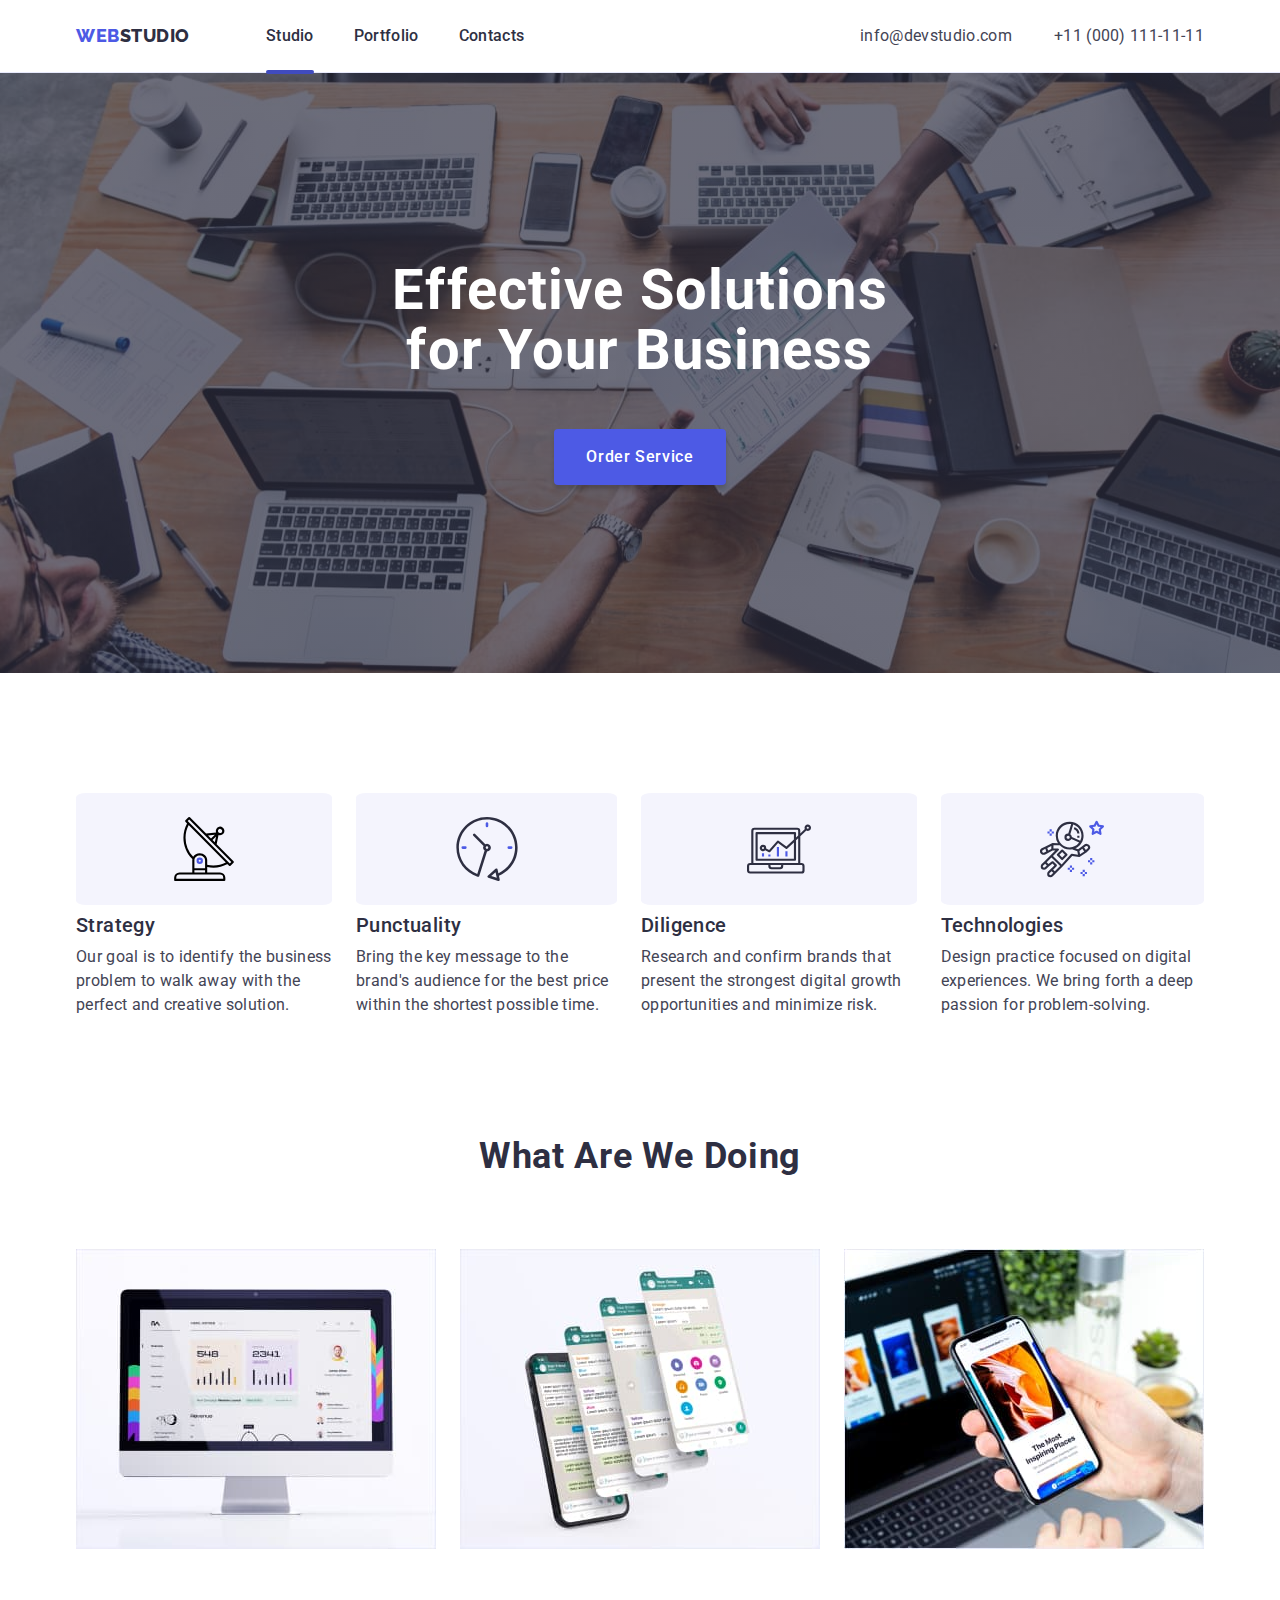
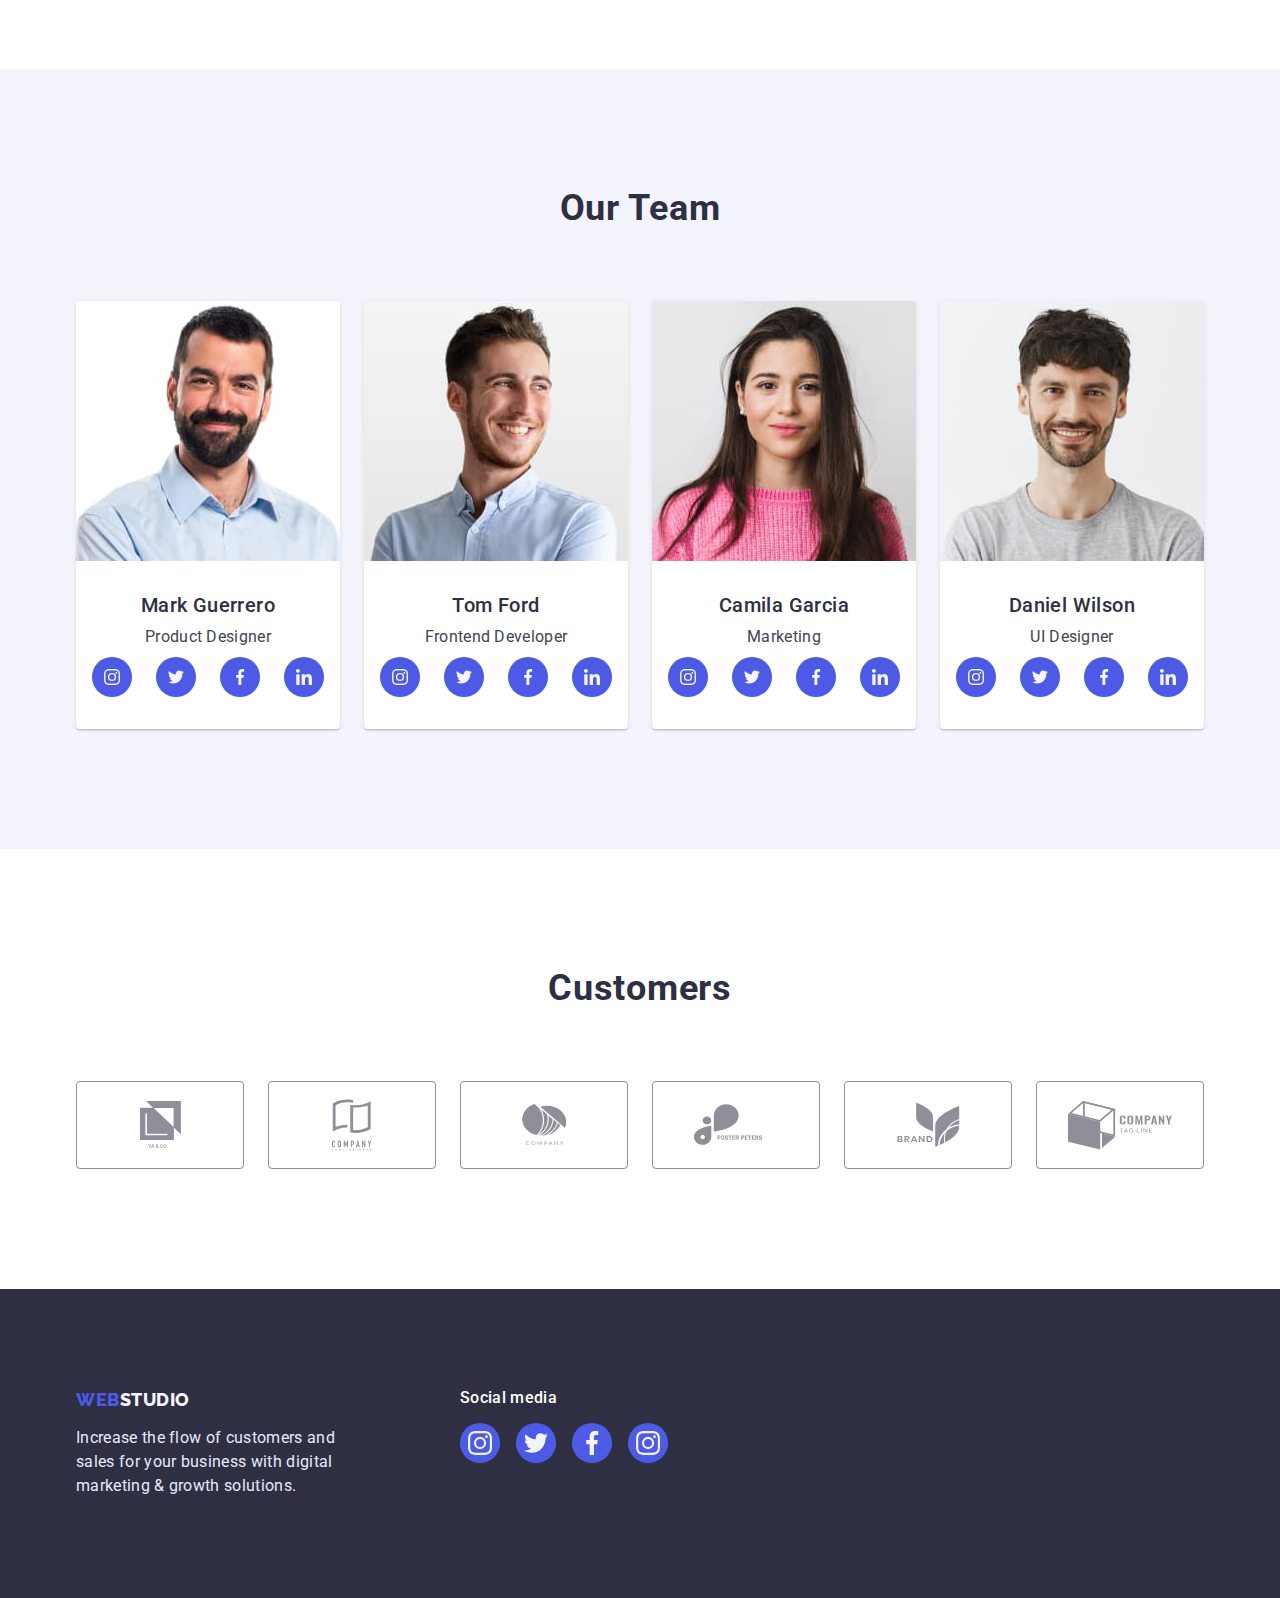
<file: index.html>
<!DOCTYPE html>
<html lang="en">
  <head>
    <meta charset="UTF-8" />
    <meta http-equiv="X-UA-Compatible" content="IE=edge" />
    <meta name="viewport" content="width=device-width, initial-scale=1.0" />
    <title>Document</title>
    <link rel="preconnect" href="https://fonts.googleapis.com" />
    <link rel="preconnect" href="https://fonts.gstatic.com" crossorigin />

    <link
      href="https://fonts.googleapis.com/css2?family=Raleway:wght@800&family=Roboto:wght@400;500;700;900&display=swap"
      rel="stylesheet"
    />
    <link
      href="
      https://cdn.jsdelivr.net/npm/modern-normalize@1.1.0/modern-normalize.min.css
      "
      rel="stylesheet"
    />
    <link rel="stylesheet" href="./css/styles.css" />
  </head>

  <body>
    <!-- Header page -->
    <header class="main-header">
      <div class="main-wrap container">
        <nav class="menu-nav">
          <!-- Links to other pages or sections of the current page -->
          <a href="./index.html" class="logo-text-first link"
            >Web<span class="logo-text-second link">Studio</span>
          </a>
          <ul class="site-nav list">
            <li class="site-nav-item">
              <a class="site-nav-link link line-nav" href="./index.html"
                >Studio</a
              >
            </li>
            <li class="site-nav-item">
              <a href="./portfolio.html" class="site-nav-link link"
                >Portfolio</a
              >
            </li>
            <li class="site-nav-item">
              <a href="" class="site-nav-link link">Contacts</a>
            </li>
          </ul>
        </nav>
        <address class="address-header">
          <ul class="address-nav list">
            <li class="address-nav-item">
              <a class="address-nav-link link" href="mailto:info@devstudio.com"
                >info@devstudio.com</a
              >
            </li>
            <li class="address-nav-item">
              <a class="address-nav-link link" href="tel:+110001111111"
                >+11 (000) 111-11-11</a
              >
            </li>
          </ul>
        </address>
      </div>
    </header>
    <!-- Unique page content -->
    <main>
      <!-- Hero section+button-->
      <section class="hero-section">
        <div class="container">
          <h1 class="hero-text">Effective Solutions for Your Business</h1>
          <button type="button" class="hero-button" data-modal-open>
            Order Service
          </button>
        </div>
      </section>
      <!-- About Our goal-->
      <section class="goal-main">
        <div class="container">
          <!-- title will be without text-->
          <h2 class="goal-heder visually-hidden">"About Our goal"</h2>
          <ul class="goal-list list">
            <li class="goal-nav">
              <div class="goal-icon">
                <svg width="64" height="64">
                  <use href="./images/icons.svg#icon-antenna"></use>
                </svg>
              </div>
              <h3 class="goal-nav-item">Strategy</h3>
              <p class="goal-nav-text">
                Our goal is to identify the business problem to walk away with
                the perfect and creative solution.
              </p>
            </li>
            <li class="goal-nav goal-punctuality">
              <div class="goal-icon">
                <svg width="64" height="64">
                  <use href="./images/icons.svg#icon-clock"></use>
                </svg>
              </div>
              <h3 class="goal-nav-item">Punctuality</h3>
              <p class="goal-nav-text">
                Bring the key message to the brand's audience for the best price
                within the shortest possible time.
              </p>
            </li>
            <li class="goal-nav goal-diligence">
              <div class="goal-icon">
                <svg width="64" height="64">
                  <use href="./images/icons.svg#icon-diagram"></use>
                </svg>
              </div>
              <h3 class="goal-nav-item">Diligence</h3>
              <p class="goal-nav-text">
                Research and confirm brands that present the strongest digital
                growth opportunities and minimize risk.
              </p>
            </li>
            <li class="goal-nav goal-technologies">
              <div class="goal-icon">
                <svg width="64" height="64">
                  <use href="./images/icons.svg#icon-astronaut"></use>
                </svg>
              </div>
              <h3 class="goal-nav-item">Technologies</h3>
              <p class="goal-nav-text">
                Design practice focused on digital experiences. We bring forth a
                deep passion for problem-solving.
              </p>
            </li>
          </ul>
        </div>
      </section>
      <!-- About What are we doing-->
      <section class="doing-main">
        <div class="container">
          <h2 class="doing-header">What are we doing</h2>
          <ul class="doing-nav list">
            <li class="doing-nav-item">
              <img
                src="./images/imgaboutdoing1.jpg"
                alt="computer"
                width="360"
                height="300"
              />
            </li>
            <li class="doing-nav-item">
              <img
                src="./images/imgaboutdoing2.jpg"
                alt="phone"
                width="360"
                height="300"
              />
            </li>
            <li class="doing-nav-item">
              <img
                src="./images/imgaboutdoing3.jpg"
                alt="computer_phone"
                width="360"
                height="300"
              />
            </li>
          </ul>
        </div>
      </section>
      <!-- About Our Team-->
      <section class="team-sect">
        <div class="container">
          <h2 class="team-header">Our Team</h2>
          <ul class="team-nav list">
            <li class="team-nav-items">
              <img
                src="./images/imgguerrero.jpg"
                alt="foto teams"
                width="264"
                height="260"
              />
              <div class="container-card">
                <h3 class="team-nav-name">Mark Guerrero</h3>
                <p class="team-nav-position">Product Designer</p>
                <ul class="social-nav list">
                  <li>
                    <a
                      href="https://www.instagram.com/"
                      class="social-nav-link"
                    >
                      <svg class="social-nav-icon" width="16" height="16">
                        <use href="./images/icons.svg#icon-instagram"></use>
                      </svg>
                    </a>
                  </li>
                  <li>
                    <a href="https://www.twitter.com/" class="social-nav-link">
                      <svg class="social-nav-icon" width="16" height="16">
                        <use href="./images/icons.svg#icon-twitter"></use>
                      </svg>
                    </a>
                  </li>
                  <li>
                    <a href="https://www.facebook.com/" class="social-nav-link">
                      <svg class="social-nav-icon" width="16" height="16">
                        <use href="./images/icons.svg#icon-facebook"></use>
                      </svg>
                    </a>
                  </li>
                  <li>
                    <a href="https://www.linkedin.com/" class="social-nav-link">
                      <svg class="social-nav-icon" width="16" height="16">
                        <use href="./images/icons.svg#icon-linkedin"></use>
                      </svg>
                    </a>
                  </li>
                </ul>
              </div>
            </li>
            <li class="team-nav-items">
              <img
                src="./images/imgford.jpg"
                alt="foto teams"
                width="264"
                height="260"
              />
              <div class="container-card">
                <h3 class="team-nav-name">Tom Ford</h3>
                <p class="team-nav-position">Frontend Developer</p>
                <ul class="social-nav list">
                  <li>
                    <a
                      href="https://www.instagram.com/"
                      class="social-nav-link"
                    >
                      <svg class="social-nav-icon" width="16" height="16">
                        <use href="./images/icons.svg#icon-instagram"></use>
                      </svg>
                    </a>
                  </li>
                  <li>
                    <a href="https://www.twitter.com/" class="social-nav-link">
                      <svg class="social-nav-icon" width="16" height="16">
                        <use href="./images/icons.svg#icon-twitter"></use>
                      </svg>
                    </a>
                  </li>
                  <li>
                    <a href="https://www.facebook.com/" class="social-nav-link">
                      <svg class="social-nav-icon" width="16" height="16">
                        <use href="./images/icons.svg#icon-facebook"></use>
                      </svg>
                    </a>
                  </li>
                  <li>
                    <a href="https://www.linkedin.com/" class="social-nav-link">
                      <svg class="social-nav-icon" width="16" height="16">
                        <use href="./images/icons.svg#icon-linkedin"></use>
                      </svg>
                    </a>
                  </li>
                </ul>
              </div>
            </li>
            <li class="team-nav-items">
              <img
                src="./images/imggarcia.jpg"
                alt="foto teams"
                width="264"
                height="260"
              />
              <div class="container-card">
                <h3 class="team-nav-name">Camila Garcia</h3>
                <p class="team-nav-position">Marketing</p>
                <ul class="social-nav list">
                  <li>
                    <a
                      href="https://www.instagram.com/"
                      class="social-nav-link"
                    >
                      <svg class="social-nav-icon" width="16" height="16">
                        <use href="./images/icons.svg#icon-instagram"></use>
                      </svg>
                    </a>
                  </li>
                  <li>
                    <a href="https://www.twitter.com/" class="social-nav-link">
                      <svg class="social-nav-icon" width="16" height="16">
                        <use href="./images/icons.svg#icon-twitter"></use>
                      </svg>
                    </a>
                  </li>
                  <li>
                    <a href="https://www.facebook.com/" class="social-nav-link">
                      <svg class="social-nav-icon" width="16" height="16">
                        <use href="./images/icons.svg#icon-facebook"></use>
                      </svg>
                    </a>
                  </li>
                  <li>
                    <a href="https://www.linkedin.com/" class="social-nav-link">
                      <svg class="social-nav-icon" width="16" height="16">
                        <use href="./images/icons.svg#icon-linkedin"></use>
                      </svg>
                    </a>
                  </li>
                </ul>
              </div>
            </li>
            <li class="team-nav-items">
              <img
                src="./images/imgwilson.jpg"
                alt="foto teams"
                width="264"
                height="260"
              />
              <div class="container-card">
                <h3 class="team-nav-name">Daniel Wilson</h3>
                <p class="team-nav-position">UI Designer</p>
                <ul class="social-nav list">
                  <li>
                    <a
                      href="https://www.instagram.com/"
                      class="social-nav-link"
                    >
                      <svg class="social-nav-icon" width="16" height="16">
                        <use href="./images/icons.svg#icon-instagram"></use>
                      </svg>
                    </a>
                  </li>
                  <li>
                    <a href="https://www.twitter.com/" class="social-nav-link">
                      <svg class="social-nav-icon" width="16" height="16">
                        <use href="./images/icons.svg#icon-twitter"></use>
                      </svg>
                    </a>
                  </li>
                  <li>
                    <a href="https://www.facebook.com/" class="social-nav-link">
                      <svg class="social-nav-icon" width="16" height="16">
                        <use href="./images/icons.svg#icon-facebook"></use>
                      </svg>
                    </a>
                  </li>
                  <li>
                    <a href="https://www.linkedin.com/" class="social-nav-link">
                      <svg class="social-nav-icon" width="16" height="16">
                        <use href="./images/icons.svg#icon-linkedin"></use>
                      </svg>
                    </a>
                  </li>
                </ul>
              </div>
            </li>
          </ul>
        </div>
      </section>
      <!-- Customers -->
      <section class="customers-main">
        <div class="container">
          <h2 class="customers-header">Customers</h2>
          <ul class="customers-list list">
            <li class="customers-link link">
              <a href="" class="customers-link-icon">
                <svg class="customers-icon" width="41" height="47">
                  <use href="./images/icons.svg#icon-grouponee"></use>
                </svg>
              </a>
            </li>
            <li class="customers-link link">
              <a href="" class="customers-link-icon">
                <svg class="customers-icon" width="40" height="52">
                  <use href="./images/icons.svg#icon-grouptwo"></use>
                </svg>
              </a>
            </li>
            <li class="customers-link link">
              <a href="" class="customers-link-icon">
                <svg class="customers-icon" width="44" height="41">
                  <use href="./images/icons.svg#icon-groupthree"></use>
                </svg>
              </a>
            </li>
            <li class="customers-link link">
              <a href="" class="customers-link-icon">
                <svg class="customers-icon" width="84" height="41">
                  <use href="./images/icons.svg#icon-groupfour"></use>
                </svg>
              </a>
            </li>
            <li class="customers-link link">
              <a href="" class="customers-link-icon">
                <svg class="customers-icon" width="63" height="45">
                  <use href="./images/icons.svg#icon-groupfive"></use>
                </svg>
              </a>
            </li>
            <li class="customers-link link">
              <a href="" class="customers-link-icon">
                <svg class="customers-icon" width="104" height="56">
                  <use href="./images/icons.svg#icon-groupsix"></use>
                </svg>
              </a>
            </li>
          </ul>
        </div>
      </section>
    </main>
    <footer class="footer-main">
      <div class="container footer-wrap">
        <div>
          <a href="./index.html" class="footer-text-first link list"
            >Web<span class="footer-text-second link">Studio</span>
          </a>
          <p class="footer-text">
            Increase the flow of customers and sales for your business with
            digital marketing & growth solutions.
          </p>
        </div>
        <div class="footer-social-wrap">
          <h3 class="footer-social">Social media</h3>
          <ul class="footer-social-nav list">
            <li class="footer-social-link">
              <a href="" class="social-nav-link footer-link">
                <svg class="social-nav-icon" width="24" height="24">
                  <use href="./images/icons.svg#icon-instagram"></use>
                </svg>
              </a>
            </li>
            <li class="footer-social-link">
              <a href="" class="social-nav-link footer-link">
                <svg class="social-nav-icon" width="24" height="24">
                  <use href="./images/icons.svg#icon-twitter"></use>
                </svg>
              </a>
            </li>
            <li class="footer-social-link">
              <a href="" class="social-nav-link footer-link">
                <svg class="social-nav-icon" width="24" height="24">
                  <use href="./images/icons.svg#icon-facebook"></use>
                </svg>
              </a>
            </li>
            <li class="footer-social-link">
              <a href="" class="social-nav-link footer-link">
                <svg class="social-nav-icon" width="24" height="24">
                  <use href="./images/icons.svg#icon-instagram"></use>
                </svg>
              </a>
            </li>
          </ul>
        </div>
      </div>
    </footer>
    <div class="backdrop is-hidden" data-modal>
      <div class="modal">
        <button type="button" class="modal-close-btn" data-modal-close>
          <svg class="modal-close-icon" width="8" height="8">
            <use href="./images/icons.svg#icon-close-black"></use>
          </svg>
        </button>
      </div>
    </div>
    <script src="./js/modal.js"></script>
  </body>
</html>
</file>
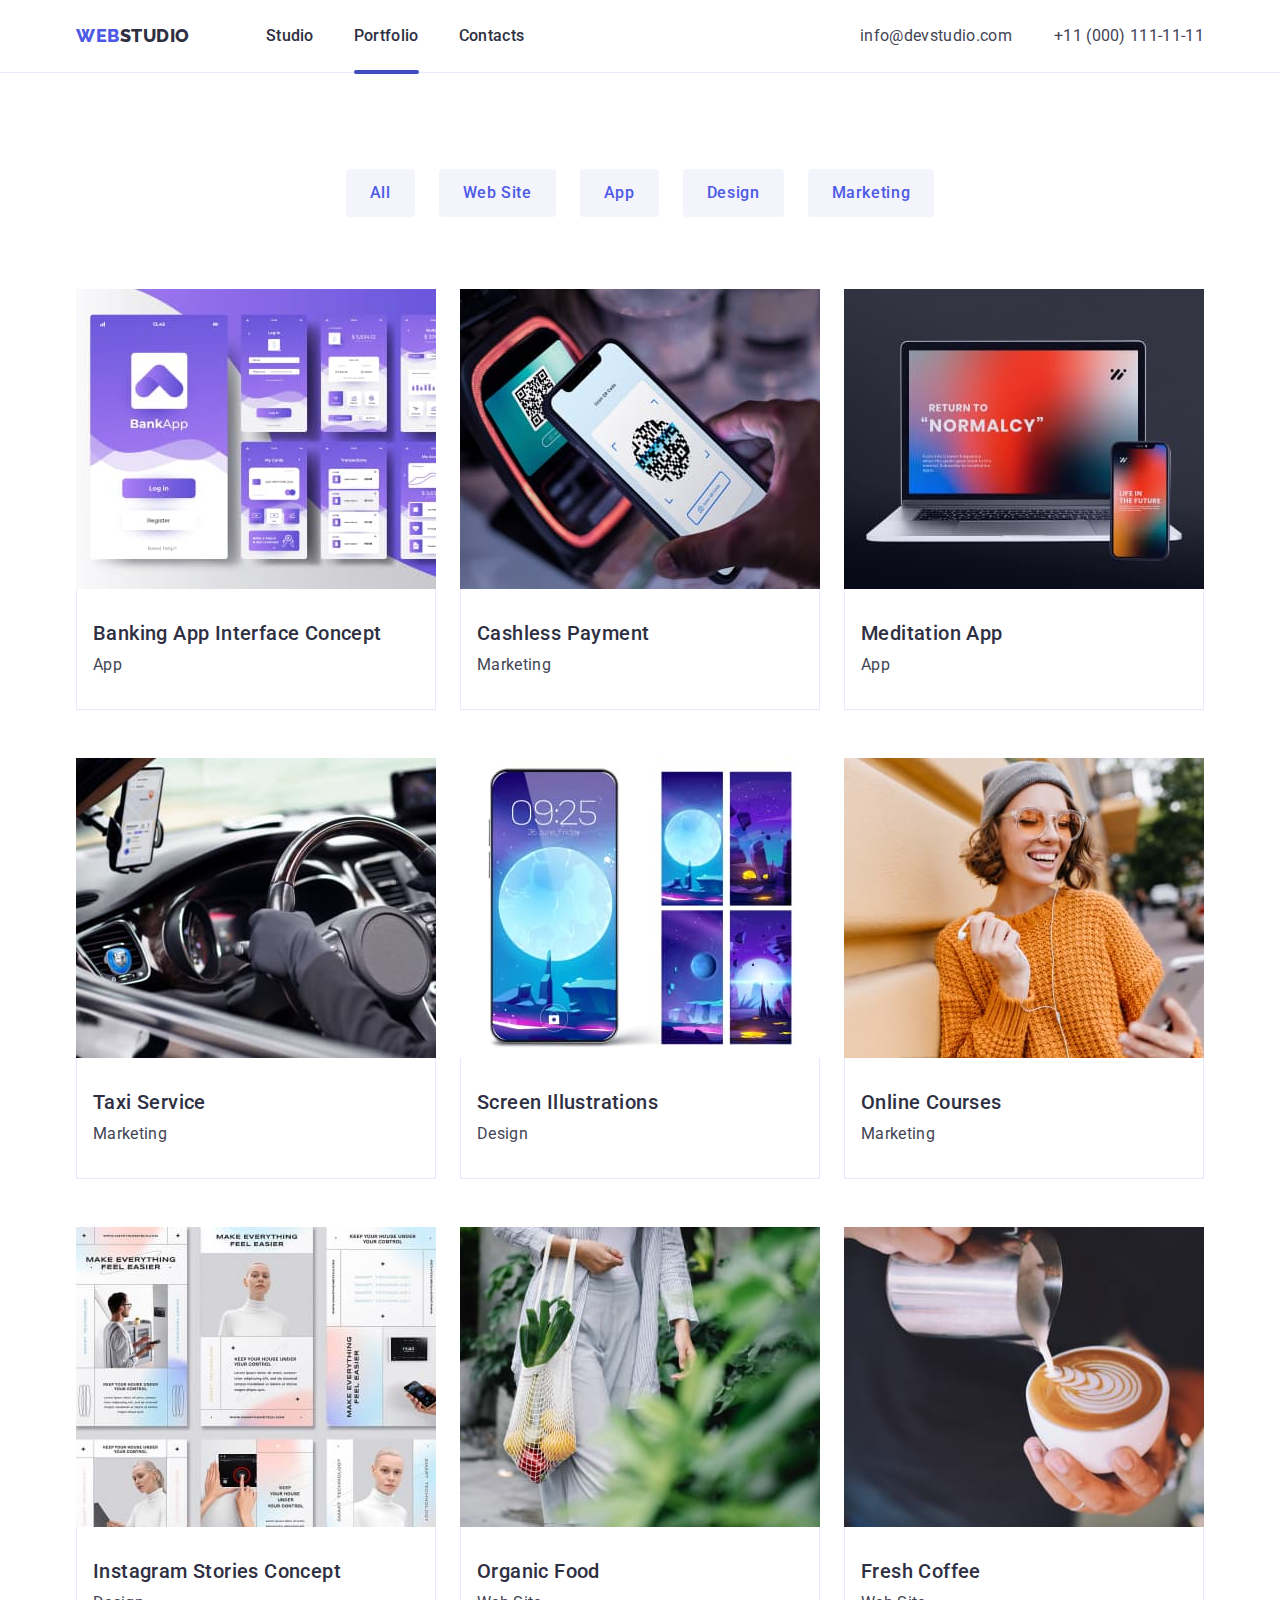
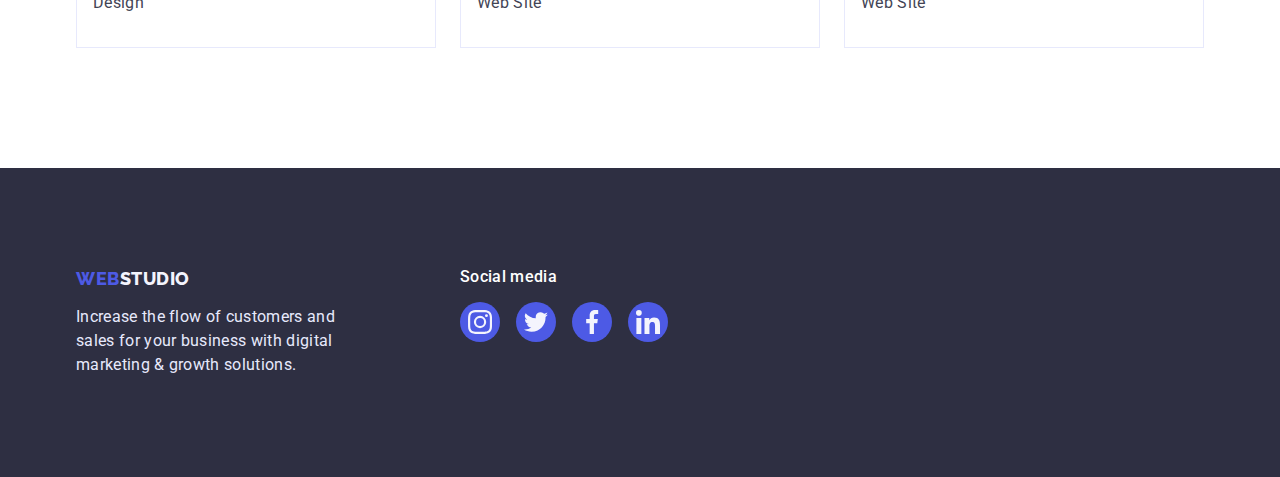
<file: portfolio.html>
<!DOCTYPE html>
<html lang="en">
  <head>
    <meta charset="UTF-8" />
    <meta http-equiv="X-UA-Compatible" content="IE=edge" />
    <meta name="viewport" content="width=device-width, initial-scale=1.0" />
    <title>Document</title>
    <link rel="preconnect" href="https://fonts.googleapis.com" />
    <link rel="preconnect" href="https://fonts.gstatic.com" crossorigin />
    <link
      href="https://fonts.googleapis.com/css2?family=Raleway:wght@800&family=Roboto:wght@400;500;700;900&display=swap"
      rel="stylesheet"
    />
    <link
      href="
        https://cdn.jsdelivr.net/npm/modern-normalize@1.1.0/modern-normalize.min.css
        "
      rel="stylesheet"
    />
    <link rel="stylesheet" href="./css/styles.css" />
  </head>

  <body>
    <!-- Header page -->
    <header class="main-header">
      <div class="main-wrap container">
        <nav class="menu-nav">
          <!-- Links to other pages or sections of the current page -->
          <a href="./index.html" class="logo-text-first link"
            >Web<span class="logo-text-second link">Studio</span>
          </a>
          <ul class="site-nav list">
            <li class="site-nav-item">
              <a href="./index.html" class="site-nav-link link">Studio</a>
            </li>
            <li class="site-nav-item">
              <a href="./portfolio.html" class="site-nav-link link line-nav"
                >Portfolio</a
              >
            </li>
            <li class="site-nav-item">
              <a href="" class="site-nav-link link">Contacts</a>
            </li>
          </ul>
        </nav>
        <address class="address-header">
          <ul class="address-nav list">
            <li class="address-nav-item">
              <a class="address-nav-link link" href="mailto:info@devstudio.com"
                >info@devstudio.com</a
              >
            </li>
            <li class="address-nav-item">
              <a class="address-nav-link link" href="tel:+110001111111"
                >+11 (000) 111-11-11</a
              >
            </li>
          </ul>
        </address>
      </div>
    </header>
    <!-- Unique page content -->
    <main>
      <!-- Hero filter/radio+buttons-->
      <section class="main-portfolio">
        <div class="container">
          <!-- title will be without text-->
          <h1 class="visually-hidden">"Work examples"</h1>
          <ul class="filter-btn-list list">
            <li>
              <button type="button" class="filter-btn-text">All</button>
            </li>
            <li>
              <button type="button" class="filter-btn-text">Web Site</button>
            </li>
            <li>
              <button type="button" class="filter-btn-text">App</button>
            </li>
            <li>
              <button type="button" class="filter-btn-text">Design</button>
            </li>
            <li>
              <button type="button" class="filter-btn-text">Marketing</button>
            </li>
          </ul>
          <!-- Work types-->
          <ul class="work-list list">
            <li class="work-type">
              <a class="work-link link" href="banking-app">
                <div class="work-wrap-cover">
                  <img
                    src="./images/banking-app.jpg"
                    alt="banking-app"
                    width="360"
                    height="300"
                  />
                  <p class="work-text-cover">
                    14 Stylish and User-Friendly App Design Concepts · Task
                    Manager App · Calorie Tracker App · Exotic Fruit Ecommerce
                    App · Cloud Storage App
                  </p>
                </div>
                <div class="work-type-div">
                  <h2 class="work-type-name">Banking App Interface Concept</h2>
                  <p class="work-type-text">App</p>
                </div>
              </a>
            </li>
            <li class="work-type list">
              <a href="cashless" class="work-link link">
                <div class="work-wrap-cover">
                  <img
                    src="./images/cashless.jpg"
                    alt="cashless"
                    width="360"
                    height="300"
                  />
                  <p class="work-text-cover">
                    14 Stylish and User-Friendly App Design Concepts · Task
                    Manager App · Calorie Tracker App · Exotic Fruit Ecommerce
                    App · Cloud Storage App
                  </p>
                </div>
                <div class="work-type-div">
                  <h2 class="work-type-name">Cashless Payment</h2>
                  <p class="work-type-text">Marketing</p>
                </div>
              </a>
            </li>
            <li class="work-type list">
              <a href="meditaion" class="work-link link">
                <div class="work-wrap-cover">
                  <img
                    src="./images/meditaion-app.jpg"
                    alt="meditaion"
                    width="360"
                    height="300"
                  />
                  <p class="work-text-cover">
                    14 Stylish and User-Friendly App Design Concepts · Task
                    Manager App · Calorie Tracker App · Exotic Fruit Ecommerce
                    App · Cloud Storage App
                  </p>
                </div>
                <div class="work-type-div">
                  <h2 class="work-type-name">Meditation App</h2>
                  <p class="work-type-text">App</p>
                </div>
              </a>
            </li>
            <li class="work-type list">
              <a href="taxiservice" class="work-link link">
                <div class="work-wrap-cover">
                  <img
                    src="./images/taxiservice.jpg"
                    alt="taxiservice"
                    width="360"
                    height="300"
                  />
                  <p class="work-text-cover">
                    14 Stylish and User-Friendly App Design Concepts · Task
                    Manager App · Calorie Tracker App · Exotic Fruit Ecommerce
                    App · Cloud Storage App
                  </p>
                </div>
                <div class="work-type-div">
                  <h2 class="work-type-name">Taxi Service</h2>
                  <p class="work-type-text">Marketing</p>
                </div>
              </a>
            </li>
            <li class="work-type list">
              <a href="screenIllustr" class="work-link link">
                <div class="work-wrap-cover">
                  <img
                    src="./images/screenIllustr.jpg"
                    alt="screenIllustr"
                    width="360"
                    height="300"
                  />
                  <p class="work-text-cover">
                    14 Stylish and User-Friendly App Design Concepts · Task
                    Manager App · Calorie Tracker App · Exotic Fruit Ecommerce
                    App · Cloud Storage App
                  </p>
                </div>
                <div class="work-type-div">
                  <h2 class="work-type-name">Screen Illustrations</h2>
                  <p class="work-type-text">Design</p>
                </div>
              </a>
            </li>
            <li class="work-type list">
              <a href="oncourses" class="work-link link">
                <div class="work-wrap-cover">
                  <img
                    src="./images/oncourses.jpg"
                    alt="oncourses"
                    width="360"
                    height="300"
                  />
                  <p class="work-text-cover">
                    14 Stylish and User-Friendly App Design Concepts · Task
                    Manager App · Calorie Tracker App · Exotic Fruit Ecommerce
                    App · Cloud Storage App
                  </p>
                </div>
                <div class="work-type-div">
                  <h2 class="work-type-name">Online Courses</h2>
                  <p class="work-type-text">Marketing</p>
                </div>
              </a>
            </li>
            <li class="work-type list">
              <a href="instagram" class="work-link link">
                <div class="work-wrap-cover">
                  <img
                    src="./images/instagram.jpg"
                    alt="instagram"
                    width="360"
                    height="300"
                  />
                  <p class="work-text-cover">
                    14 Stylish and User-Friendly App Design Concepts · Task
                    Manager App · Calorie Tracker App · Exotic Fruit Ecommerce
                    App · Cloud Storage App
                  </p>
                </div>
                <div class="work-type-div">
                  <h2 class="work-type-name">Instagram Stories Concept</h2>
                  <p class="work-type-text">Design</p>
                </div>
              </a>
            </li>
            <li class="work-type list">
              <a href="organicfood" class="work-link link">
                <div class="work-wrap-cover">
                  <img
                    src="./images/organicfood.jpg"
                    alt="organicfood"
                    width="360"
                    height="300"
                  />
                  <p class="work-text-cover">
                    14 Stylish and User-Friendly App Design Concepts · Task
                    Manager App · Calorie Tracker App · Exotic Fruit Ecommerce
                    App · Cloud Storage App
                  </p>
                </div>
                <div class="work-type-div">
                  <h2 class="work-type-name">Organic Food</h2>
                  <p class="work-type-text">Web Site</p>
                </div>
              </a>
            </li>
            <li class="work-type list">
              <a href="freshcoffee" class="work-link link">
                <div class="work-wrap-cover">
                  <img
                    src="./images/freshcoffee.jpg"
                    alt="freshcoffee"
                    width="360"
                    height="300"
                  />
                  <p class="work-text-cover">
                    14 Stylish and User-Friendly App Design Concepts · Task
                    Manager App · Calorie Tracker App · Exotic Fruit Ecommerce
                    App · Cloud Storage App
                  </p>
                </div>
                <div class="work-type-div">
                  <h2 class="work-type-name">Fresh Coffee</h2>
                  <p class="work-type-text">Web Site</p>
                </div>
              </a>
            </li>
          </ul>
        </div>
      </section>
    </main>
    <footer class="footer-main">
      <div class="container footer-wrap">
        <div>
          <a href="./index.html" class="footer-text-first link list"
            >Web<span class="footer-text-second link">Studio</span>
          </a>
          <p class="footer-text">
            Increase the flow of customers and sales for your business with
            digital marketing & growth solutions.
          </p>
        </div>
        <div class="footer-social-wrap">
          <p class="footer-social">Social media</p>
          <ul class="footer-social-nav list">
            <li class="footer-social-link">
              <a href="" class="social-nav-link footer-link">
                <svg class="social-nav-icon" width="24" height="24">
                  <use href="./images/icons.svg#icon-instagram"></use>
                </svg>
              </a>
            </li>
            <li class="footer-social-link">
              <a href="" class="social-nav-link footer-link">
                <svg class="social-nav-icon" width="24" height="24">
                  <use href="./images/icons.svg#icon-twitter"></use>
                </svg>
              </a>
            </li>
            <li class="footer-social-link">
              <a href="" class="social-nav-link footer-link">
                <svg class="social-nav-icon" width="24" height="24">
                  <use href="./images/icons.svg#icon-facebook"></use>
                </svg>
              </a>
            </li>
            <li class="footer-social-link">
              <a href="" class="social-nav-link footer-link">
                <svg class="social-nav-icon" width="24" height="24">
                  <use href="./images/icons.svg#icon-linkedin"></use>
                </svg>
              </a>
            </li>
          </ul>
        </div>
      </div>
    </footer>
  </body>
</html>
</file>
<file: css/styles.css>
:root {
  --main-text-color: #434455;
  --title-text-color: #2e2f42;
  --logo-text-color: #4d5ae5;
  --hover-text-color: #404bbf;
  --background-hero-color: #2e2f42;
  --hero-text-color: #ffffff;
  --button-main-color: #4d5ae5;
  --button-hover-color: #404bbf;
  --button-text-color: #ffffff;
  --background-button-color: #f4f4fd;
  --background-team-color: #f4f4fd;
  --background-team-card: #ffffff;
  --background-footer-color: #2e2f42;
  --logo-footertext-color: #f4f4fd;
  --footer-text-color: #e7e9fc;
  --background-main-section: #e5e5e5;
  --background-work-card: #ffffff;
  --social-icon-color: rgba(244, 244, 253, 1);
  --social-background-color: rgba(77, 90, 229, 1);
  --social-background-hover: rgba(64, 75, 191, 1);
  --customer-border-color: rgba(142, 143, 153, 1);
  --customer-logo-color: rgba(142, 143, 153, 1);
  --footer-social-color: #31d0aa;
  --backdrop-color: rgba(46, 47, 66, 0.4);
  --modalwindow-color: #fcfcfc;
  --background-modal-color: #e7e9fc;
  --modal-close-normal: rgba(46, 47, 66, 1);
  --modal-close-active: rgba(255, 255, 255, 1);
}
body {
  font-family: Roboto, sans-serif;
  color: var(--main-text-color);
  background-color: var(--background-team-card);
}
/* global border-box*/
*,
*::before,
*::after {
  box-sizing: border-box;
}
/* local zeroing margin&padding */

h1,
h2,
h3,
h4,
p {
  margin-top: 0;
  margin-bottom: 0;
}
ul {
  margin-top: 0;
  margin-bottom: 0;
  padding-left: 0;
}

img {
  display: block;
  max-width: 100%;
  height: auto;
}

/* reset styles in the list*/
.list {
  list-style: none;
}
/* style for main page*/
/* reset styles in the link*/
.link {
  text-decoration: none;
  font-style: normal;
}
/* container*/
.container {
  max-width: 1158px;
  padding: 0 15px;
  margin: 0 auto;
}
/*style header*/
.main-header {
  border-bottom: 1px solid #e7e9fc;
}
.main-wrap {
  display: flex;
  align-items: center;
}
.menu-nav {
  display: flex;
  align-items: center;
}
/* logo header*/

.logo-text-first {
  padding-top: 24px;
  padding-bottom: 24px;

  font-family: 'Raleway', sans-serif;
  font-weight: 800;
  font-size: 18px;
  line-height: 1.17;
  letter-spacing: 0.03em;
  text-transform: uppercase;
  color: var(--logo-text-color);
}
.logo-text-second {
  font-family: 'Raleway', sans-serif;
  font-weight: 800;
  font-size: 18px;
  line-height: 1.17;
  letter-spacing: 0.03em;
  text-transform: uppercase;
  color: var(--title-text-color);
}
/* nav in header*/

.site-nav {
  display: flex;
  margin-left: 76px;
}
.site-nav-item {
  margin-right: 40px;
}
.site-nav .site-nav-item:last-child {
  margin-right: 0;
}
.site-nav-link {
  display: block;
  padding-top: 24px;
  padding-bottom: 24px;

  font-weight: 500;
  font-size: 16px;
  line-height: 1.5;
  letter-spacing: 0.02em;
  color: var(--title-text-color);
  /*  Set transition values  */
  transition: color 250ms cubic-bezier(0.4, 0, 0.2, 1);
}
.site-nav .link:hover,
.site-nav .link:focus {
  color: var(--hover-text-color);
}
.line-nav {
  position: relative;
}
.line-nav::after {
  content: '';
  position: absolute;
  width: 100%;
  height: 4px;
  left: 0px;

  background: var(--button-hover-color);
  border-radius: 2px;
  bottom: -2px;
}

/* nav address in header*/
.address-header {
  font-style: normal;
  margin-left: auto;
}
.address-nav-link {
  padding-top: 24px;
  padding-bottom: 24px;

  font-weight: 400;
  font-size: 16px;
  line-height: 1.5;
  letter-spacing: 0.02em;
  color: var(--main-text-color);
  /*  Set transition values  */
  transition: color 250ms cubic-bezier(0.4, 0, 0.2, 1);
}
.address-nav {
  display: flex;
}
.address-nav .address-nav-item + .address-nav-item {
  margin-left: 42px;
}
.address-nav .link:hover,
.address-nav .link:focus {
  color: var(--hover-text-color);
}
/* Hero section+button*/
.hero-section {
  text-align: center;
  background-color: var(--background-hero-color);
  padding-top: 188px;
  padding-bottom: 188px;
  background-image: linear-gradient(
      rgba(46, 47, 66, 0.7),
      rgba(46, 47, 66, 0.7)
    ),
    url(../images/peopleofficeopt.jpg);
  background-size: cover;
  max-width: 1440px;
  margin: 0 auto;
}
.hero-text {
  margin-bottom: 48px;
  margin-right: auto;
  margin-left: auto;
  width: 496px;

  font-weight: 700;
  font-size: 56px;
  line-height: 1.07;
  letter-spacing: 0.02em;
  text-align: center;
  color: var(--hero-text-color);
}
.hero-button {
  display: inline-block;
  border-radius: 4px;
  padding: 16px 32px;
  box-shadow: 0px 4px 4px rgba(0, 0, 0, 0.15);
  border: 0;

  font-family: inherit;
  background-color: var(--button-main-color);
  font-weight: 500;
  font-size: 16px;
  line-height: 1.5;
  letter-spacing: 0.04em;
  cursor: pointer;
  color: var(--button-text-color);
  /*  Set transition values  */
  transition: background-color 250ms cubic-bezier(0.4, 0, 0.2, 1),
    box-shadow 250ms cubic-bezier(0.4, 0, 0.2, 1);
}
.hero-button:hover,
.hero-button:focus {
  background-color: var(--button-hover-color);
}
/* section About Our goal*/
/* h2 hidden*/
.visually-hidden {
  position: absolute;
  width: 1px;
  height: 1px;
  margin: -1px;
  border: 0;
  padding: 0;
  white-space: nowrap;
  clip-path: inset(100%);
  clip: rect(0 0 0 0);
  overflow: hidden;
}
.goal-main {
  padding: 120px 0;
}
.goal-list {
  display: flex;
  gap: 24px;
}
.goal-nav {
  flex-basis: calc((100%-72px) / 4);
}
.goal-icon {
  display: flex;
  justify-content: center;
  align-items: center;
  height: 112px;
  margin-bottom: 8px;
  background: var(--background-button-color);
  border-radius: 4%;
}
.goal-nav-item {
  margin-top: 0;
  margin-bottom: 8px;
  font-weight: 500;
  font-size: 20px;
  line-height: 1.2;
  letter-spacing: 0.02em;
  color: var(--title-text-color);
}
.goal-nav-text {
  margin: 0;
  font-weight: 400;
  font-size: 16px;
  line-height: 1.5;
  letter-spacing: 0.02em;
  color: var(--main-text-color);
}
/*  section What are we doing*/
.doing-main {
  padding: 0 0 120px 0;
}
.doing-nav {
  display: flex;
  /* flex-wrap: wrap; */
  gap: 24px;
}
.doing-header {
  margin-top: 0;
  margin-bottom: 72px;

  font-weight: 700;
  font-size: 36px;
  line-height: 1.11;
  letter-spacing: 0.02em;
  text-transform: capitalize;
  text-align: center;
  color: var(--title-text-color);
}
.doing-nav-item {
  flex-basis: calc((100%-24 * 2) / 3);
}

/*  section Team*/
.team-sect {
  padding: 120px 0;
  background-color: var(--background-team-color);
}
.team-nav {
  display: flex;
  /* flex-wrap: wrap; */
  gap: 24px;
}
.team-header {
  margin-top: 0;
  margin-bottom: 72px;

  font-weight: 700;
  font-size: 36px;
  line-height: 1.11;
  letter-spacing: 0.02em;
  text-transform: capitalize;
  text-align: center;
  color: var(--title-text-color);
}

.team-nav-items {
  flex-basis: calc((100%-24 * 3) / 4);
  background-color: var(--background-team-card);
  text-align: center;
  box-shadow: 0px 1px 6px rgba(46, 47, 66, 0.08),
    0px 1px 1px rgba(46, 47, 66, 0.16), 0px 2px 1px rgba(46, 47, 66, 0.08);
  border-radius: 0px 0px 4px 4px;
}
.team-nav-name {
  margin-top: 0;
  margin-bottom: 8px;
  text-align: center;

  font-weight: 500;
  font-size: 20px;
  line-height: 1.2;
  letter-spacing: 0.02em;
  color: var(--title-text-color);
}
.team-nav-position {
  margin: 0;
  text-align: center;
  line-height: 1.5;
  font-size: 16px;
  letter-spacing: 0.02em;
  margin-bottom: 8px;
}
.container-card {
  padding: 32px 0;
}
.social-nav {
  display: flex;
  align-content: center;
  justify-content: center;
  gap: 24px;
}
.social-nav-link {
  display: flex;
  justify-content: center;
  align-items: center;
  width: 40px;
  height: 40px;
  border-radius: 50%;
  border-color: transparent;
  background-color: var(--social-background-color);
  /*  Set transition values  */
  transition: background-color 250ms cubic-bezier(0.4, 0, 0.2, 1);
}
.social-nav-link:hover,
.social-nav-link:focus {
  background-color: var(--social-background-hover);
}

.social-nav-icon {
  fill: var(--social-icon-color);
}

/* Customers*/
.customers-main {
  padding: 120px 0;
  background-color: var(--background-work-card);
}
.customers-list {
  display: flex;
  /* flex-wrap: wrap; */
  gap: 24px;
}
.customers-header {
  margin-top: 0;
  margin-bottom: 72px;

  font-weight: 700;
  font-size: 36px;
  line-height: 1.11;
  letter-spacing: 0.02em;
  text-transform: capitalize;
  text-align: center;
  color: var(--title-text-color);
  /* outline: 1px solid red; */
}
.customers-link-icon {
  width: 168px;
  height: 88px;
  align-items: center;
  justify-content: center;
  display: flex;
  color: var(--customer-logo-color);

  border: 1px solid var(--customer-border-color);
  border-color: var(--customer-border-color);
  border-radius: 4px;
  /*  Set transition values  */
  transition: border 250ms cubic-bezier(0.4, 0, 0.2, 1);
}
.customers-icon {
  fill: currentColor;
  transition: color 250ms cubic-bezier(0.4, 0, 0.2, 1);
}
.customers-link-icon:hover,
.customers-link-icon:focus {
  color: var(--hover-text-color);
}
.customers-link-icon:hover,
.customers-link-icon:focus {
  border: 1px solid var(--hover-text-color);
}

/*  footer*/
.footer-main {
  padding-top: 100px;
  padding-bottom: 100px;
  background-color: var(--background-footer-color);
}
.footer-text-first {
  padding-top: 24px;
  padding-bottom: 24px;

  font-family: 'Raleway', sans-serif;
  font-weight: 800;
  font-size: 18px;
  line-height: 1.17;
  letter-spacing: 0.03em;
  text-transform: uppercase;
  color: var(--logo-text-color);
}

.footer-text-second {
  font-family: 'Raleway', sans-serif;
  font-style: normal;
  font-weight: 800;
  font-size: 18px;
  line-height: 1.17;
  letter-spacing: 0.03em;
  text-transform: uppercase;
  color: var(--logo-footertext-color);
}
.footer-text {
  margin-top: 16px;
  margin-bottom: 0;
  width: 264px;

  font-size: 16px;
  line-height: 1.5;
  letter-spacing: 0.02em;
  color: var(--footer-text-color);
}
.footer-wrap {
  display: flex;
  /* flex-wrap: wrap;
  gap: 120px; */
}
.footer-social-wrap {
  width: 208px;
  margin-left: 120px;
}
.footer-social {
  font-weight: 500;
  font-size: 16px;
  /* line-height: 1.5px; */
  letter-spacing: 0.02em;
  color: var(--button-text-color);
}
.footer-social-nav {
  display: flex;
  align-content: center;
  gap: 16px;
  margin-top: 16px;
}
.footer-link:hover,
.footer-link:focus {
  background-color: var(--footer-social-color);
}
/* modal window */
.backdrop {
  position: fixed;
  height: 100%;
  width: 1440px;
  left: 0px;
  top: 0px;
  background-color: var(--backdrop-color);
  transition: visibility 350ms linear, opacity 350ms linear;
}
.modal {
  position: absolute;
  width: 408px;
  min-height: 576px;
  top: 88px;
  background: var(--modalwindow-color);
  box-shadow: 0px 1px 1px rgba(0, 0, 0, 0.14), 0px 1px 3px rgba(0, 0, 0, 0.12),
    0px 2px 1px rgba(0, 0, 0, 0.2);
  border-radius: 4px;
  position: absolute;
  top: 50%;
  left: 50%;
  /*  Set transition values  */
  transform: translate(-50%, -50%) scale(1) rotate(0);
  transition: transform 350ms linear;
}

.backdrop.is-hidden .modal {
  transform: translate(-50%, -50%) scalex(0) rotate(-60deg);
}
.modal-close-btn {
  width: 24px;
  height: 24px;
  border: 1px solid rgba(0, 0, 0, 0.1);
  border-radius: 50%;
  background-color: var(--background-modal-color);
  position: absolute;
  top: 24px;
  right: 24px;
  cursor: pointer;
  /*  Set transition values  */
  transition: background-color 250ms cubic-bezier(0.4, 0, 0.2, 1),
    color 250ms cubic-bezier(0.4, 0, 0.2, 1);
}
.modal-close-icon {
  /* color: var(--modal-close-normal); */
  fill: currentColor;
}

.modal-close-btn:hover {
  background-color: var(--social-background-hover);
  color: var(--modal-close-active);
}
.is-hidden {
  visibility: hidden;
  opacity: 0;
  pointer-events: none;
}

/* style for PORTFOLIO page*/
/* filter/radio+buttons-*/
.main-portfolio {
  padding: 96px 0px 120px 0px;
}
.filter-btn-list {
  margin-bottom: 72px;
  justify-content: center;
  display: flex;
  gap: 24px;
}
.filter-btn-text {
  display: inline-block;
  border-radius: 4px;
  padding: 12px 24px;

  font-family: inherit;
  background-color: var(--background-button-color);
  font-weight: 500;
  font-size: 16px;
  line-height: 1.5;
  letter-spacing: 0.04em;
  border: transparent;
  cursor: pointer;
  color: var(--button-main-color);
  /*  Set transition values  */
  transition: color 250ms cubic-bezier(0.4, 0, 0.2, 1),
    background-color 250ms cubic-bezier(0.4, 0, 0.2, 1),
    box-shadow 250ms cubic-bezier(0.4, 0, 0.2, 1);
}
.filter-btn-text:hover,
.filter-btn-text:focus {
  color: var(--button-text-color);
  background-color: var(--button-hover-color);
  box-shadow: 0px 4px 4px rgba(0, 0, 0, 0.15);
  border-radius: 4px;
}
/* --Work types-*/
.work-list {
  display: flex;
  flex-wrap: wrap;
  gap: 48px 24px;
}
.work-type {
  flex-basis: calc(100% / 3-24px);
  background-color: var(--background-work-card);
}
.work-type-div {
  padding: 32px 16px;
  border: 1px solid #e7e9fc;
  border-top: none;
}
.work-type-name {
  margin-bottom: 8px;
  font-weight: 500;
  font-size: 20px;
  line-height: 1.2;
  letter-spacing: 0.02em;
  color: var(--title-text-color);
}
.work-type-text {
  font-size: 16px;
  line-height: 1.5;
  letter-spacing: 0.02em;
  color: var(--main-text-color);
}
.work-link {
  display: block;
  /*  Set transition values  */
  transition-property: box-shadow;
  transition-duration: 250ms;
  transition-timing-function: cubic-bezier(0.4, 0, 0.2, 1);
}
.work-link:hover,
.work-link:focus {
  box-shadow: 0px 1px 6px rgba(46, 47, 66, 0.08),
    0px 1px 1px rgba(46, 47, 66, 0.16), 0px 2px 1px rgba(46, 47, 66, 0.08);
}
.work-link:hover .work-text-cover,
.work-link:focus .work-text-cover {
  transform: translateY(0);
}

.work-wrap-cover {
  position: relative;
  overflow: hidden;
}
.work-text-cover {
  position: absolute;
  top: 0;
  font-size: 16px;
  line-height: 1.5;
  letter-spacing: 0.02em;
  color: var(--background-team-color);
  background-color: var(--social-background-color);
  padding: 40px 32px;
  height: 100%;
  /*  Set transition values  */
  transform: translateY(100%);
  transition-property: transform;
  transition-duration: 250ms;
  transition-timing-function: cubic-bezier(0.4, 0, 0.2, 1);
  overflow: auto;
}
</file>
